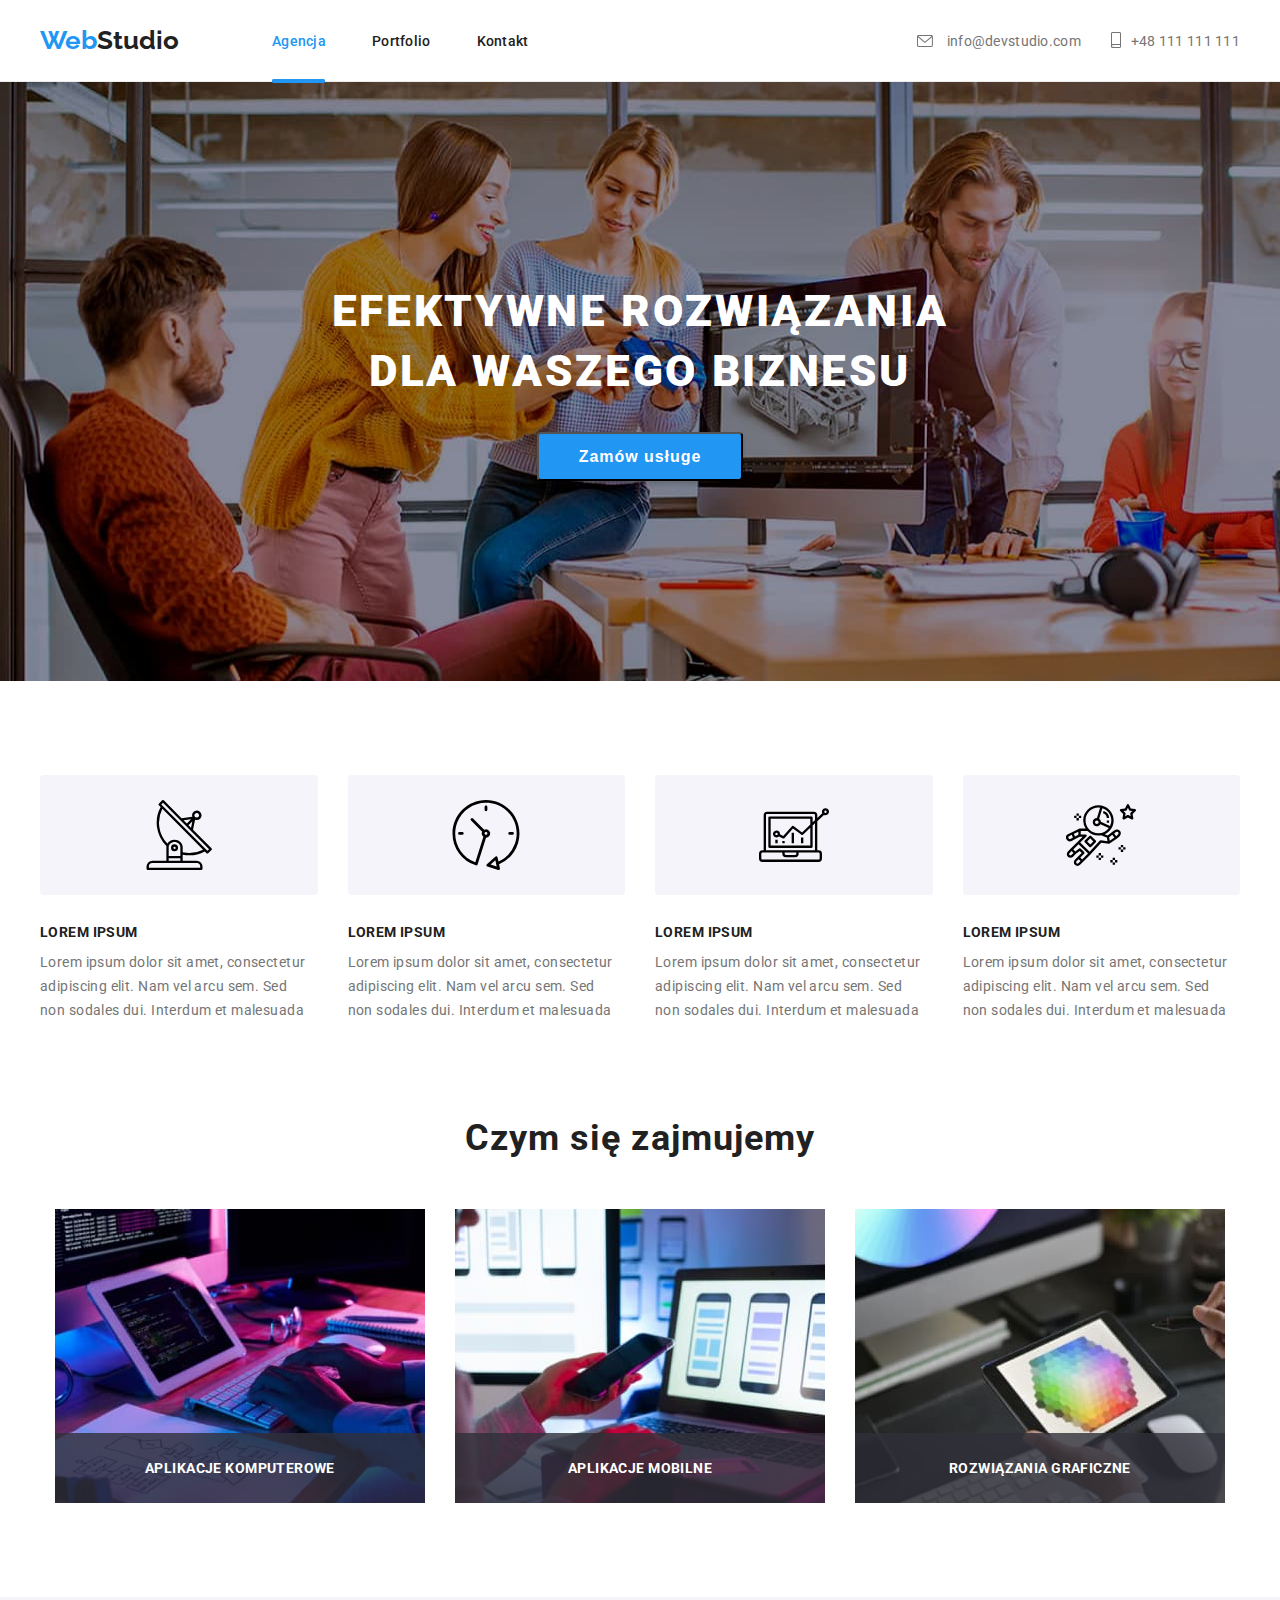
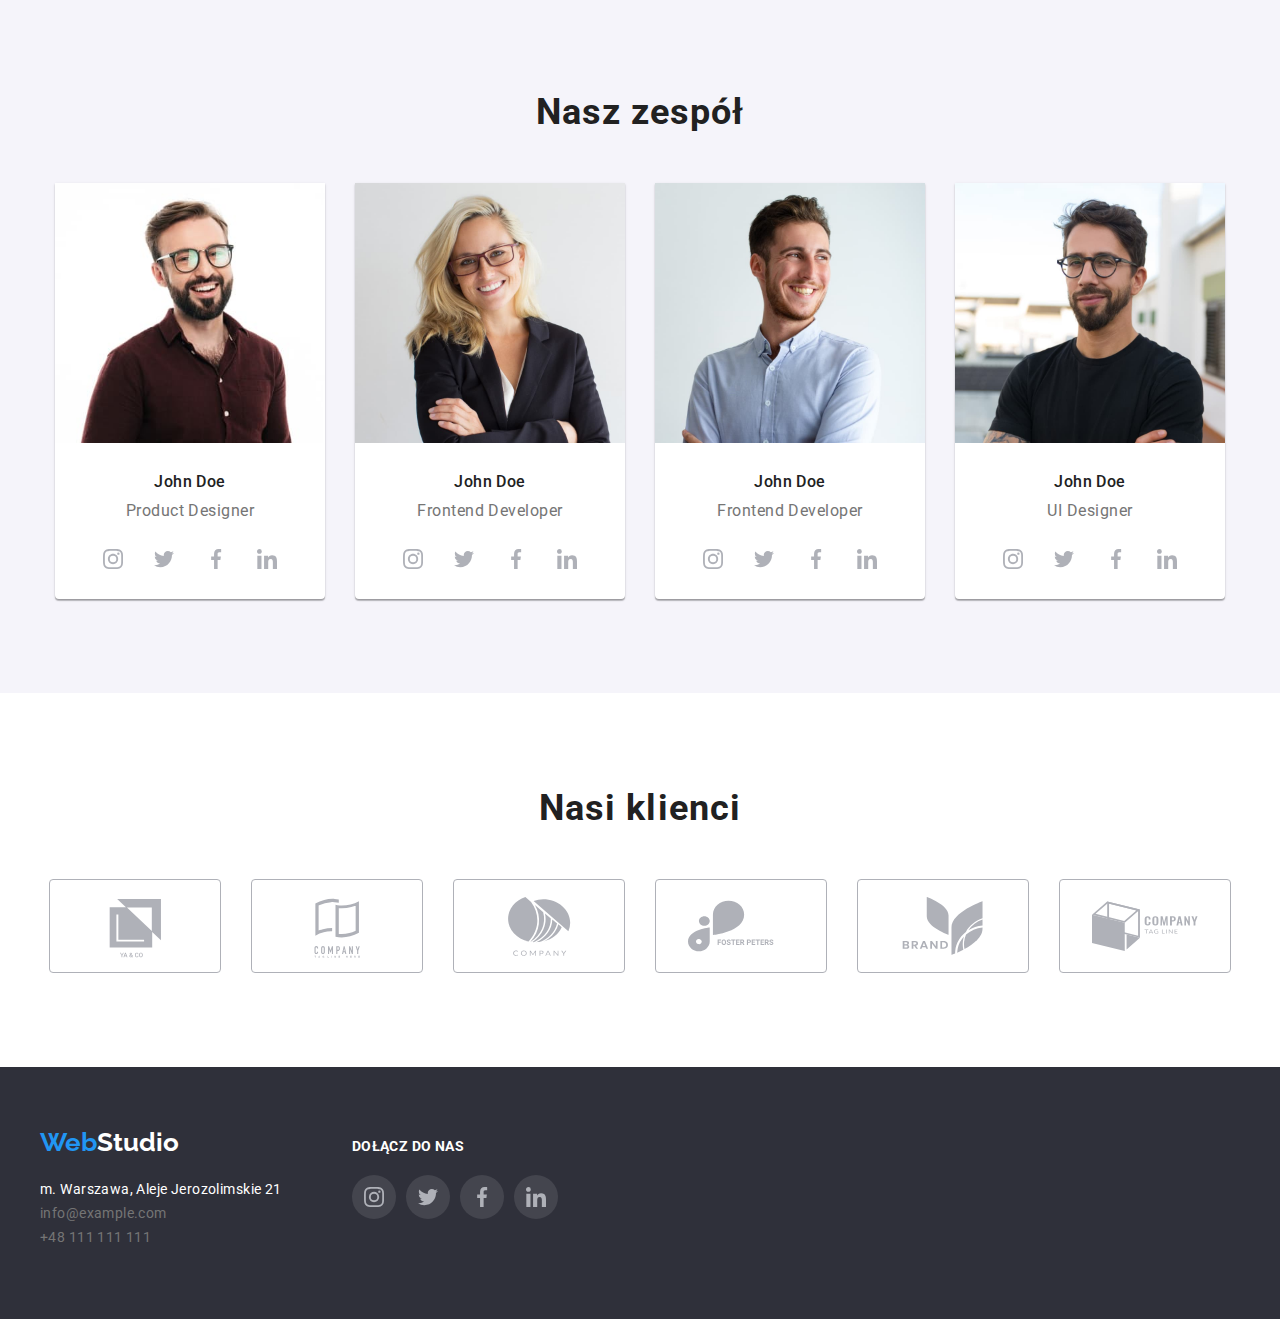
<file: index.html>
<!DOCTYPE html>
<html lang="pl">
  <head>
    <meta charset="UTF-8" />
    <meta http-equiv="X-UA-Compatible" content="IE=edge" />
    <meta name="viewport" content="width=device-width, initial-scale=1.0" />
    <title>Zadanie domowe studentów #1</title>
    <link rel="preconnect" href="https://fonts.googleapis.com" />
    <link rel="preconnect" href="https://fonts.gstatic.com" crossorigin />
    <link
      href="https://fonts.googleapis.com/css2?family=Raleway:wght@700&family=Roboto:wght@400;500;700;900&display=swap"
      rel="stylesheet"
    />
    <link
      rel="stylesheet"
      href="https://cdnjs.cloudflare.com/ajax/libs/modern-normalize/1.1.0/modern-normalize.min.css"
      integrity="sha512-wpPYUAdjBVSE4KJnH1VR1HeZfpl1ub8YT/NKx4PuQ5NmX2tKuGu6U/JRp5y+Y8XG2tV+wKQpNHVUX03MfMFn9Q=="
      crossorigin="anonymous"
      referrerpolicy="no-referrer"
    />
    <link rel="stylesheet" href="./css/styles.css" />
  </head>

  <body>
    <div class="master-disaster">
      <!--NAWIGACJA-->

      <header class="page-header">
        <div class="container header-flex ">
          <nav>
            <ul class="list flex-list">
              <li>
                <div class="box">
                  <a class="logo-link" href="index.html"
                    >Web<span class="logo">Studio</span></a
                  >
                </div>  
              </li>

              <li><div class="active-site"><a class="link " href="index.html"><span class="main-page"> Agencja</span></a></div></li>
              <li><a class="link" href="portfolio.html">Portfolio</a></li>
              <li><a class="link" href="#">Kontakt</a></li>
            </ul>
          </nav>
          <ul class="list mail-phone"> <!--było navi-list-->
            <li >
              <a class="link-contact" href="mailto:info@devstudio.com"
                ><svg class="ixon-mail"  width="16px" height="12px">
                  <use href="./images/icons.svg#icon-envelope"></use>
                </svg>
                info@devstudio.com</a
              >
            </li>
            <li>
              <a class="link-contact " href="tel:+48111111111">
                <svg class="ixon-tel"  width="10px" height="16px">
                  <use href="./images/icons.svg#icon-smartphone"></use></svg
                >+48 111 111 111</a
              >
            </li>
          
          </ul>
        </div>
      </header>
      <main>
        <!--NAGŁÓWEK-->
        <section class="section-header section">
          <div class="container banner">
            <h1 class="main-header">
              EFEKTYWNE ROZWIĄZANIA DLA WASZEGO BIZNESU
            </h1>
            <button class="button-blue" type="button" data-modal-open>Zamów usługe</button>
          </div>
        </section>

        <!--LOREM-->

        <section class="section">
          <div class="container">
            <ul class="list column">
              <li class="column-item">
                <article>
                  <div class="lorem-icon">
                    <svg width="70px" height="70px">
                      <use href="./images/icons.svg#icon-satelite"></use>
                    </svg>
                  </div>
                  <h3 class="article-header">LOREM IPSUM</h3>
                  <p class="article-paragraph">
                    Lorem ipsum dolor sit amet, consectetur adipiscing elit. Nam
                    vel arcu sem. Sed <br />non sodales dui. Interdum et
                    malesuada
                  </p>
                </article>
              </li>
              <li class="column-item">
                <article>
                  <div class="lorem-icon">
                    <svg width="70px" height="70px">
                      <use href="./images/icons.svg#icon-clock-1"></use>
                    </svg>
                  </div>
                  <h3 class="article-header">LOREM IPSUM</h3>
                  <p class="article-paragraph">
                    Lorem ipsum dolor sit amet, consectetur adipiscing elit. Nam
                    vel arcu sem. Sed <br />non sodales dui. Interdum et
                    malesuada
                  </p>
                </article>
              </li>
              <li class="column-item">
                <article>
                  <div class="lorem-icon">
                    <svg width="70px" height="70px">
                      <use href="./images/icons.svg#icon-diagram-1"></use>
                    </svg>
                  </div>
                  <h3 class="article-header">LOREM IPSUM</h3>
                  <p class="article-paragraph">
                    Lorem ipsum dolor sit amet, consectetur adipiscing elit. Nam
                    vel arcu sem. Sed <br />non sodales dui. Interdum et
                    malesuada
                  </p>
                </article>
              </li>
              <li class="column-item">
                <article>
                  <div class="lorem-icon">
                    <svg width="70px" height="70px">
                      <use href="./images/icons.svg#icon-astronaut-1"></use>
                    </svg>
                  </div>
                  <h3 class="article-header">LOREM IPSUM</h3>
                  <p class="article-paragraph">
                    Lorem ipsum dolor sit amet, consectetur adipiscing elit. Nam
                    vel arcu sem. Sed <br />
                    non sodales dui. Interdum et malesuada
                  </p>
                </article>
              </li>
            </ul>
          </div>
        </section>
        <!--CZYM SIĘ ZAJMUJEMY-->
        <section class="section s">
          <div class="container">
            <h2 class="secondary-header">Czym się zajmujemy</h2>
            <ul class="list column-photo">
              <li class="column-photo-item-1">
                <img
                  src="./images/img1.jpg"
                  alt="pisanie na klawiaturze"
                  width="370"
                  height="294"
                />
                <p class="img-title"> Aplikacje Komputerowe</p>
              </li>
              <li class="column-photo-item-2">
                <img
                  src="./images/img2.jpg"
                  alt="wybieranie układu aplikacji na telefon"
                  width="370"
                  height="294"
                />
                <p class="img-title"> Aplikacje Mobilne</p>
              </li>
              <li class="column-photo-item-3">
                <img
                  src="./images/img3.jpg"
                  alt="wybieranie palety barw"
                  width="370"
                  height="294"
                />
                <p class="img-title"> Rozwiązania Graficzne</p>
              </li>
            </ul>
          </div>
        </section>

        <!--NASZE ZESPÓŁ-->
        <section class="section-team section">
          <div class="container">
            <h2 class="secondary-header">Nasz zespół</h2>
            <ul class="list column">
              <li class="section-team-photo column-item">
                <img
                  src="./images/workers/john-doe1.jpg"
                  alt="zdjęcie John Doe Pierwszy"
                  width="270"
                  height="260"
                />
                <p class="section-team-name">John Doe</p>
                <p class="section-team-descript">Product Designer</p>
                <div class="social-icons">
                  <ul class="list socialist">
                    <li>
                      <a class="instagram" href="http://www.instagram.com">
                        <svg width="20px" height="20px">
                          <use href="./images/icons.svg#icon-instagram-2"></use>
                        </svg>
                      </a>
                    </li>
                    <li>
                      <a class="twitter" href="http://www.twitter.com">
                        <svg width="20px" height="20px">
                          <use
                            href="./images/icons.svg#icon-twitter-1"
                          ></use></svg
                      ></a>
                    </li>
                    <li>
                      <a class="facebook" href="http://www.facebook.com/">
                        <svg width="20px" height="20px">
                          <use
                            href="./images/icons.svg#icon-facebook-1"
                          ></use></svg
                      ></a>
                    </li>
                    <li>
                      <a class="linkedin" href="http://www.linkedin.com/">
                        <svg width="20px" height="20px">
                          <use
                            href="./images/icons.svg#icon-linkedin-1"
                          ></use></svg
                      ></a>
                    </li>
                  </ul>
                </div>
              </li>
              <li class="section-team-photo column-item">
                <img
                  src="./images/workers/john-doe2.jpg"
                  alt="zdjęcie John Doe Drugi"
                  width="270"
                  height="260"
                />
                <p class="section-team-name">John Doe</p>
                <p class="section-team-descript">Frontend Developer</p>
                <div class="social-icons">
                  <ul class="list socialist">
                    <li>
                      <a class="instagram" href="http://www.instagram.com">
                        <svg width="20px" height="20px">
                          <use href="./images/icons.svg#icon-instagram-2"></use>
                        </svg>
                      </a>
                    </li>
                    <li>
                      <a class="twitter" href="http://www.twitter.com">
                        <svg width="20px" height="20px">
                          <use
                            href="./images/icons.svg#icon-twitter-1"
                          ></use></svg
                      ></a>
                    </li>
                    <li>
                      <a class="facebook" href="http://www.facebook.com/">
                        <svg width="20px" height="20px">
                          <use
                            href="./images/icons.svg#icon-facebook-1"
                          ></use></svg
                      ></a>
                    </li>
                    <li>
                      <a class="linkedin" href="http://www.linkedin.com/">
                        <svg width="20px" height="20px">
                          <use
                            href="./images/icons.svg#icon-linkedin-1"
                          ></use></svg
                      ></a>
                    </li>
                  </ul>
                </div>
              </li>
              <li class="section-team-photo column-item">
                <img
                  src="./images/workers/john-doe3.jpg"
                  alt="zdjęcie John Doe Trzeci"
                  width="270"
                  height="260"
                />
                <p class="section-team-name">John Doe</p>
                <p class="section-team-descript">Frontend Developer</p>
                <div class="social-icons">
                  <ul class="list socialist">
                    <li>
                      <a class="instagram" href="http://www.instagram.com">
                        <svg width="20px" height="20px">
                          <use href="./images/icons.svg#icon-instagram-2"></use>
                        </svg>
                      </a>
                    </li>
                    <li>
                      <a class="twitter" href="http://www.twitter.com">
                        <svg width="20px" height="20px">
                          <use
                            href="./images/icons.svg#icon-twitter-1"
                          ></use></svg
                      ></a>
                    </li>
                    <li>
                      <a class="facebook" href="http://www.facebook.com/">
                        <svg width="20px" height="20px">
                          <use
                            href="./images/icons.svg#icon-facebook-1"
                          ></use></svg
                      ></a>
                    </li>
                    <li>
                      <a class="linkedin" href="http://www.linkedin.com/">
                        <svg width="20px" height="20px">
                          <use
                            href="./images/icons.svg#icon-linkedin-1"
                          ></use></svg
                      ></a>
                    </li>
                  </ul>
                </div>
              </li>
              <li class="section-team-photo column-item">
                <img
                  src="./images/workers/john-doe4.jpg"
                  alt="zdjęcie John Doe czwarty"
                  width="270"
                  height="260"
                />
                <p class="section-team-name">John Doe</p>
                <p class="section-team-descript">UI Designer</p>
                <div class="social-icons">
                  <ul class="list socialist">
                    <li>
                      <a class="instagram" href="http://www.instagram.com">
                        <svg width="20px" height="20px">
                          <use href="./images/icons.svg#icon-instagram-2"></use>
                        </svg>
                      </a>
                    </li>
                    <li>
                      <a class="twitter" href="http://www.twitter.com">
                        <svg width="20px" height="20px">
                          <use
                            href="./images/icons.svg#icon-twitter-1"
                          ></use></svg
                      ></a>
                    </li>
                    <li>
                      <a class="facebook" href="http://www.facebook.com/">
                        <svg width="20px" height="20px">
                          <use
                            href="./images/icons.svg#icon-facebook-1"
                          ></use></svg
                      ></a>
                    </li>
                    <li>
                      <a class="linkedin" href="http://www.linkedin.com/">
                        <svg width="20px" height="20px">
                          <use
                            href="./images/icons.svg#icon-linkedin-1"
                          ></use></svg
                      ></a>
                    </li>
                  </ul>
                </div>
              </li>
            </ul>
          </div>
        </section>
        <!--KLIENCI-->
        <section class="section">
          <div class="container">
            <h2 class="secondary-header">Nasi klienci</h2>
            <ul class="list column-photo">
              <li class="column-photo-item">
                <a class="customer-logo-1 customer-efect" href="#">
                  <svg width="106px" height="60.04px">
                    <use href="./images/icons.svg#icon-yaco"></use>
                  </svg>
                </a>
              </li>
              <li class="column-photo-item">
                <a class="customer-logo-2 customer-efect" href="#">
                  <svg width="106px" height="60.04px">
                    <use href="./images/icons.svg#icon-company-tag-line"></use>
                  </svg>
                </a>
              </li>
              <li class="column-photo-item">
                <a class="customer-logo-3 customer-efect" href="#">
                  <svg width="106px" height="60px">
                    <use href="./images/icons.svg#icon-company"></use>
                  </svg>
                </a>
              </li>
              <li class="column-photo-item">
                <a class="customer-logo-4 customer-efect" href="#">
                  <svg width="106px" height="60px">
                    <use href="./images/icons.svg#icon-foster-peters"></use>
                  </svg>
                </a>
              </li>
              <li class="column-photo-item">
                <a class="customer-logo-5 customer-efect" href="#">
                  <svg width="106px" height="60px">
                    <use href="./images/icons.svg#icon-brand"></use>
                  </svg>
                </a>
              </li>
              <li class="column-photo-item">
                <a class="customer-logo-6 customer-efect" href="#">
                  <svg width="106px" height="60px">
                    <use href="./images/icons.svg#icon-company-tag-life"></use>
                  </svg>
                </a>
              </li>
            </ul>
          </div>
        </section>
      </main>

      <!-- STOPKA -->
      <footer class="footer">
        <div class="container">
        <ul class="list main-footer-column">
          <li >
            <!--był tu div container-->
              <ul class="list footer-column">
                <li>
                  <div class="box-bottom">
                    <a class="logo-link" href="index.html"
                      >Web<span class="logo-footer">Studio</span></a
                    >
                  </div>
                </li>
                <li>
                  <address class="adress">
                    m. Warszawa, Aleje Jerozolimskie 21
                    <ul class="list">
                      <li>
                        <a
                          class="link-contact-footer"
                          href="mailto:info@example.com"
                          >info@example.com</a
                        >
                      </li>
                      <li>
                        <a class="link-contact-footer" href="tel:+48111111111"
                          >+48 111 111 111</a
                        >
                      </li>
                    </ul>
                  </address>
                </li>
              </ul>
            
          </li>
          <li >
              <p class="get-us">Dołącz do nas</p>
              <div class="social-footer">
                <ul class="list social-column">
                  <li class="column-item">
                    <a class="insta" href="http://instagram.com">
                      <svg width="20px" height="20px">
                        <use href="./images/icons.svg#icon-instagram-2"></use>
                      </svg>
                    </a>
                  </li>
                  <li class="column-item">
                    <a class="twitt" href="http://twitter.com">
                      <svg width="20px" height="20px">
                        <use
                          href="./images/icons.svg#icon-twitter-1"
                        ></use></svg
                    ></a>
                  </li>
                  <li class="column-item">
                    <a class="fb" href="http://facebook.com">
                      <svg width="20px" height="20px">
                        <use
                          href="./images/icons.svg#icon-facebook-1"
                        ></use></svg
                    ></a>
                  </li>
                  <li class="column-item">
                    <a class="linken" href="http://linkledin.com">
                      <svg width="20px" height="20px">
                        <use
                          href="./images/icons.svg#icon-linkedin-1"
                        ></use></svg
                    ></a>
                  </li>
                </ul>
              </div>
                      </li>
        </ul>
      </footer>
      <div class="backdrop is-hidden" data-modal>
        <div class="modal">
          <button type="button" class="x-close" data-modal-close><svg class="icon-X"  width="18px" height="18px">
            <use href="./images/icons.svg#icon-close-black-18dp-2-1"></use>
          </svg></button>
      
      </div></div>
    </div>
  </div>
  
  <script src="./js/modal.js"></script>
  </body>
</html>
</file>
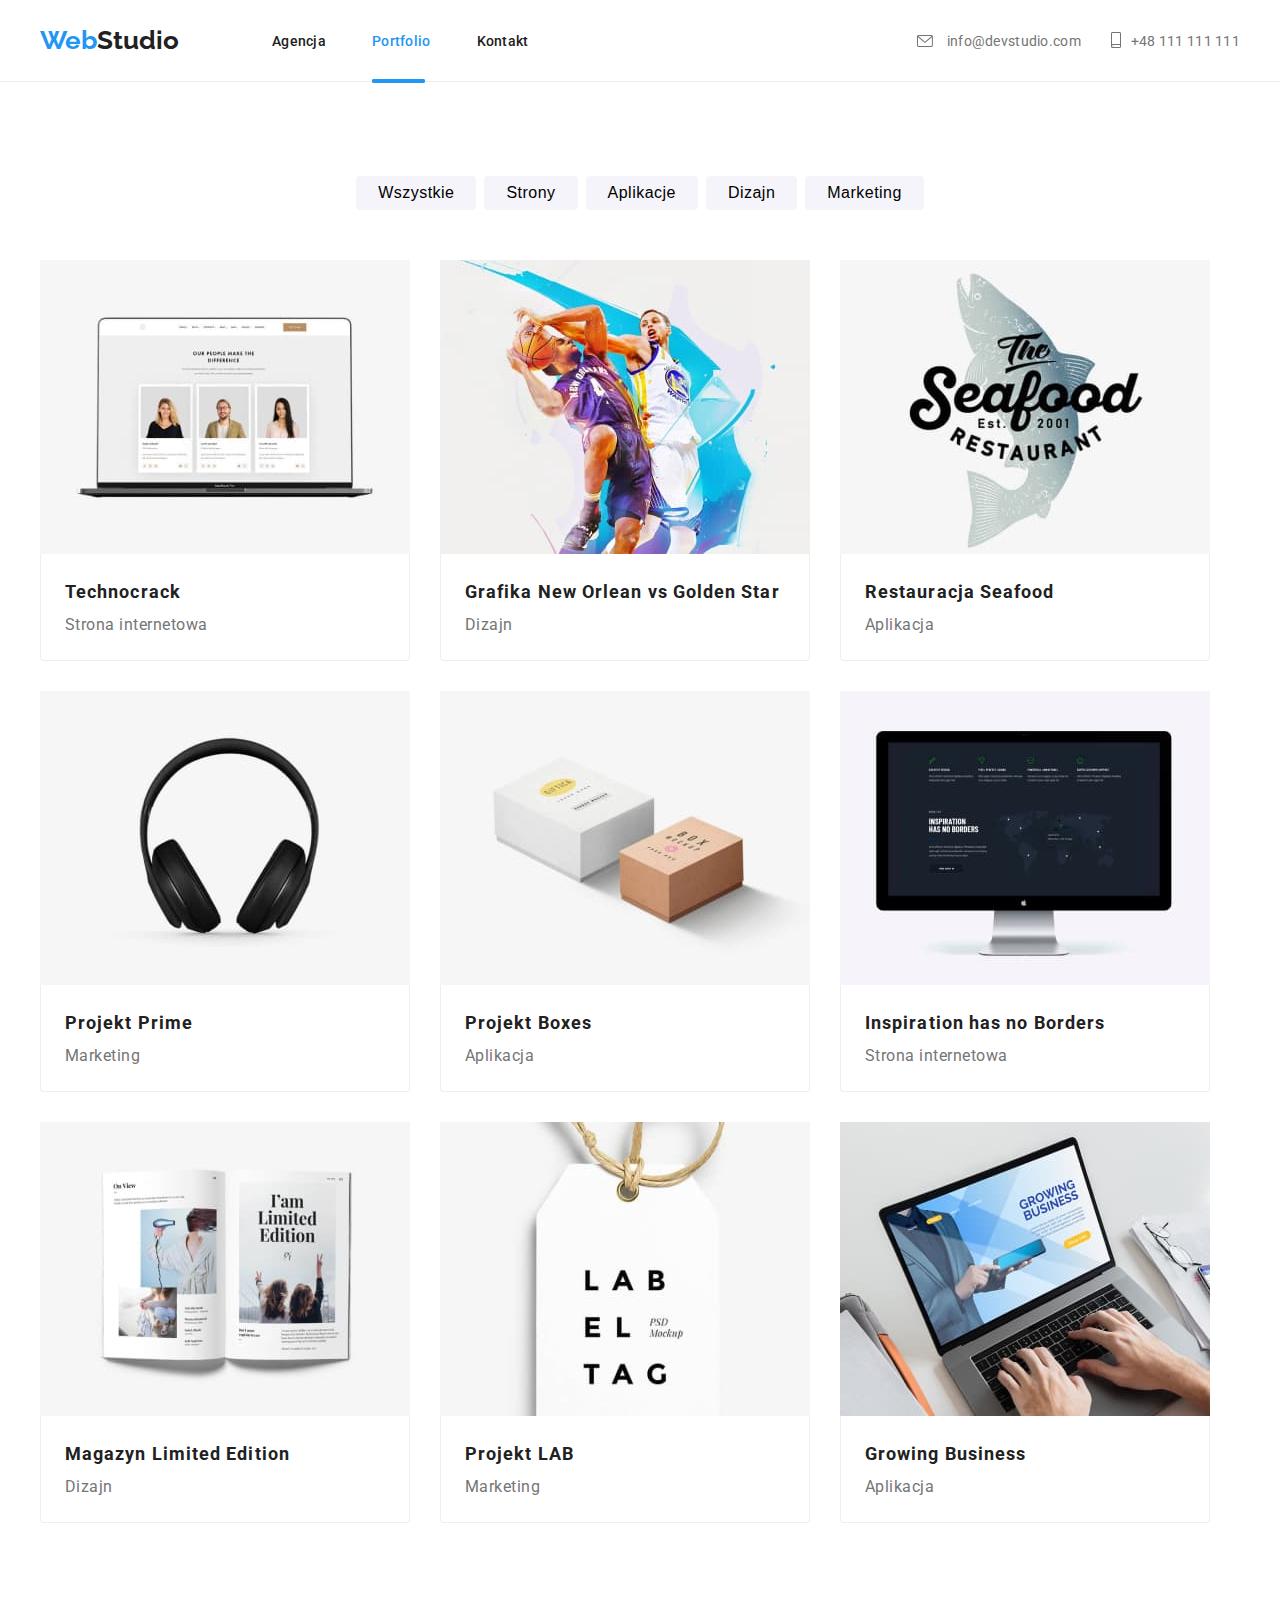
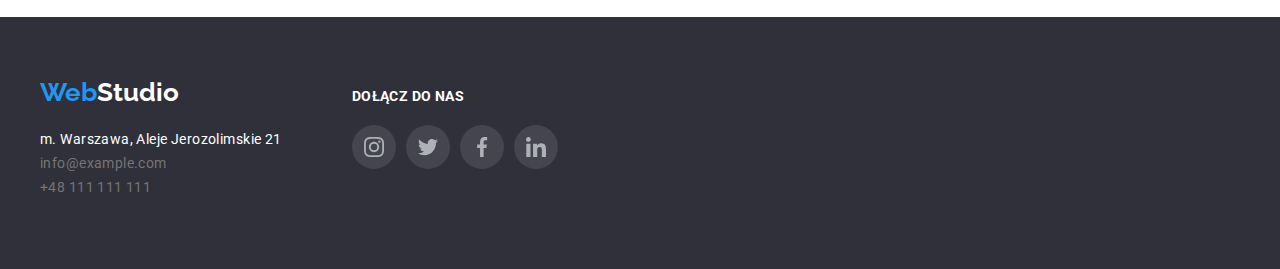
<file: portfolio.html>
<!DOCTYPE html>
<html lang="en">
  <head>
    <meta charset="UTF-8" />
    <meta http-equiv="X-UA-Compatible" content="IE=edge" />
    <meta name="viewport" content="width=device-width, initial-scale=1.0" />
    <title>Portfolio</title>
    <link rel="preconnect" href="https://fonts.googleapis.com" />
    <link rel="preconnect" href="https://fonts.gstatic.com" crossorigin />
    <link
      href="https://fonts.googleapis.com/css2?family=Raleway:wght@700&family=Roboto:wght@400;500;700;900&display=swap"
      rel="stylesheet"
    />
    <link
      rel="stylesheet"
      href="https://cdnjs.cloudflare.com/ajax/libs/modern-normalize/1.1.0/modern-normalize.min.css"
      integrity="sha512-wpPYUAdjBVSE4KJnH1VR1HeZfpl1ub8YT/NKx4PuQ5NmX2tKuGu6U/JRp5y+Y8XG2tV+wKQpNHVUX03MfMFn9Q=="
      crossorigin="anonymous"
      referrerpolicy="no-referrer"
    />
    <link rel="stylesheet" href="./css/styles.css" />
  </head>

  <body>
    <div class="master-disaster">
      <!--NAWIGACJA-->
      <header class="page-header">
        <div class="container header-flex">
          
          <nav>
            <ul class="list flex-list">
              <li>
                <div class="box">
                  <a class="logo-link" href="index.html"
                    >Web<span class="logo">Studio</span></a
                  >
                </div>
              </li>

              <li><a class="link" href="index.html">Agencja</a></li>
              <li><div class="active-site"><a class="link" href="portfolio.html"><span class="portfolio-page">Portfolio</span></a></div></li>
              <li><a class="link" href="#">Kontakt</a></li>
            </ul>
          </nav>
          <ul class="list mail-phone"> <!--było navi-list-->
            <li>
              <a class="link-contact " href="mailto:info@devstudio.com"
                ><svg class="ixon-mail"  width="16px" height="12px">
                  <use href="./images/icons.svg#icon-envelope"></use>
                </svg>
                info@devstudio.com</a
              >
            </li>
            <li>
              <a class="link-contact " href="tel:+48111111111">
                <svg class="ixon-tel"  width="10px" height="16px">
                  <use href="./images/icons.svg#icon-smartphone"></use></svg
                >+48 111 111 111</a
              >
            </li>
          </ul>
        </div>
      </header>

      <main class="portfolio-main">
        <!--FILTR-->
        <div class="container filtr">
          <ul class="list filter-list">
            <li>
              <button class="button" type="button">Wszystkie</button>
            </li>
            <li>
              <button class="button" type="button">Strony</button>
            </li>
            <li>
              <button class="button" type="button">Aplikacje</button>
            </li>
            <li>
              <button class="button" type="button">Dizajn</button>
            </li>
            <li>
              <button class="button" type="button">Marketing</button>
            </li>
          </ul>
        </div>
        <!--ZDJĘCIA-->
        <section class="section-grid">
          <div class="container">
            <ul class="list grid">
              <li class="grid-item">
                <div class="wraper">
                  <img
                  src="./images/portfolio/all/technocrack.jpg"
                  alt="Laptop z wyświetloną storną internetową"
                  width="370"
                  height="294"
                />
                <p class="wraper-descript">Technocrack jest 
                  popularną platformą wykorzystywaną do 
                  rozpowszechniania koronawirusa. 
                  Firmy wykorzystują tę platformę do 
                  celów szpiegowskich i ataków na 
                  niezabezpieczone serwery konkurencji</p> 
                                                           
                          
              </div>        
                <div class="border">
                  <p class="results-title">Technocrack</p>
                  <p class="results-descript">Strona internetowa</p>
                </div>

                  
              </li>
              <li class="grid-item">
                <div class="wraper">
                  <img
                  src="./images/portfolio/all/neworlean.jpg"
                  alt=" Dwóch koszykarzy walczących o piłkę"
                  width="370"
                  height="294"
                /><p class="wraper-descript">Technocrack jest 
                  popularną platformą wykorzystywaną do 
                  rozpowszechniania koronawirusa. 
                  Firmy wykorzystują tę platformę do 
                  celów szpiegowskich i ataków na 
                  niezabezpieczone serwery konkurencji</p> 
                </div>
                <div class="border">
                  <p class="results-title">Grafika New Orlean vs Golden Star</p>
                  <p class="results-descript">Dizajn</p>
                </div>
              </li>
              <li class="grid-item">
                <div class="wraper">
                <img
                  src="./images/portfolio/all/seafood.jpg"
                  alt="Logo restauraccji Seafood z rybą w tle"
                  width="370"
                  height="294"
                /><p class="wraper-descript">Technocrack jest 
                  popularną platformą wykorzystywaną do 
                  rozpowszechniania koronawirusa. 
                  Firmy wykorzystują tę platformę do 
                  celów szpiegowskich i ataków na 
                  niezabezpieczone serwery konkurencji</p> 
                </div>
                <div class="border">
                  <p class="results-title">Restauracja Seafood</p>
                  <p class="results-descript">Aplikacja</p>
                </div>
              </li>
              <li class="grid-item">
                <div class="wraper">
                <img
                  src="./images/portfolio/all/prime.jpg"
                  alt="Słuchawki nauszne"
                  width="370"
                  height="294"
                /><p class="wraper-descript">Technocrack jest 
                  popularną platformą wykorzystywaną do 
                  rozpowszechniania koronawirusa. 
                  Firmy wykorzystują tę platformę do 
                  celów szpiegowskich i ataków na 
                  niezabezpieczone serwery konkurencji</p> 
                </div>
                <div class="border">
                  <p class="results-title">Projekt Prime</p>
                  <p class="results-descript">Marketing</p>
                </div>
              </li>
              <li class="grid-item">
                <div class="wraper">
                <img
                  src="./images/portfolio/all/boxes.jpg"
                  alt="Dwa prostokątne pudełka, jedno białe - większe, drugie brązowe"
                  width="370"
                  height="294"
                /><p class="wraper-descript">Technocrack jest 
                  popularną platformą wykorzystywaną do 
                  rozpowszechniania koronawirusa. 
                  Firmy wykorzystują tę platformę do 
                  celów szpiegowskich i ataków na 
                  niezabezpieczone serwery konkurencji</p> 
                </div>
                <div class="border">
                  <p class="results-title">Projekt Boxes</p>
                  <p class="results-descript">Aplikacja</p>
                </div>
              </li>
              <li class="grid-item">
                <div class="wraper">
                <img
                  src="./images/portfolio/all/inspiration.jpg"
                  alt="Monitor wyświeetlający stornę internetową"
                  width="370"
                  height="294"
                /><p class="wraper-descript">Technocrack jest 
                  popularną platformą wykorzystywaną do 
                  rozpowszechniania koronawirusa. 
                  Firmy wykorzystują tę platformę do 
                  celów szpiegowskich i ataków na 
                  niezabezpieczone serwery konkurencji</p> 
                </div>
                <div class="border">
                  <p class="results-title">Inspiration has no Borders</p>
                  <p class="results-descript">Strona internetowa</p>
                </div>
              </li>
              <li class="grid-item">
                <div class="wraper">
                <img
                  src="./images/portfolio/all/limitededition.jpg"
                  alt="Magazyn otwarty na środkowej czceści"
                  width="370"
                  height="294"
                /><p class="wraper-descript">Technocrack jest 
                  popularną platformą wykorzystywaną do 
                  rozpowszechniania koronawirusa. 
                  Firmy wykorzystują tę platformę do 
                  celów szpiegowskich i ataków na 
                  niezabezpieczone serwery konkurencji</p> 
                </div>
                <div class="border">
                  <p class="results-title">Magazyn Limited Edition</p>
                  <p class="results-descript">Dizajn</p>
                </div>
              </li>
              <li class="grid-item">
                <div class="wraper">
                <img
                  src="./images/portfolio/all/lab.jpg"
                  alt="Zawieszka z napisem Lab el Tag"
                  width="370"
                  height="294"
                /><p class="wraper-descript">Technocrack jest 
                  popularną platformą wykorzystywaną do 
                  rozpowszechniania koronawirusa. 
                  Firmy wykorzystują tę platformę do 
                  celów szpiegowskich i ataków na 
                  niezabezpieczone serwery konkurencji</p> 
                </div>
                <div class="border">
                  <p class="results-title">Projekt LAB</p>
                  <p class="results-descript">Marketing</p>
                </div>
              </li>
              <li class="grid-item">
                <div class="wraper">
                <img
                  src="./images/portfolio/all/growing.jpg"
                  alt="Osoba piszę coś na laptopie"
                  width="370"
                  height="294"
                /><p class="wraper-descript">Technocrack jest 
                  popularną platformą wykorzystywaną do 
                  rozpowszechniania koronawirusa. 
                  Firmy wykorzystują tę platformę do 
                  celów szpiegowskich i ataków na 
                  niezabezpieczone serwery konkurencji</p> 
                </div>
                <div class="border">
                  <p class="results-title">Growing Business</p>
                  <p class="results-descript">Aplikacja</p>
                </div>
              </li>
            </ul>
          </div>
        </section>
      </main>

      <!-- STOPKA -->
      <footer class="footer">
        <div class="container">
        <ul class="list main-footer-column">
          <li >
            <!--był tu div container-->
              <ul class="list footer-column">
                <li>
                  <div class="box-bottom">
                    <a class="logo-link" href="index.html"
                      >Web<span class="logo-footer">Studio</span></a
                    >
                  </div>
                </li>
                <li>
                  <address class="adress">
                    m. Warszawa, Aleje Jerozolimskie 21
                    <ul class="list">
                      <li>
                        <a
                          class="link-contact-footer"
                          href="mailto:info@example.com"
                          >info@example.com</a
                        >
                      </li>
                      <li>
                        <a class="link-contact-footer" href="tel:+48111111111"
                          >+48 111 111 111</a
                        >
                      </li>
                    </ul>
                  </address>
                </li>
              </ul>
            
          </li>
          <li >
              <p class="get-us">Dołącz do nas</p>
              <div class="social-footer">
                <ul class="list social-column">
                  <li class="column-item">
                    <a class="insta" href="http://instagram.com">
                      <svg width="20px" height="20px">
                        <use href="./images/icons.svg#icon-instagram-2"></use>
                      </svg>
                    </a>
                  </li>
                  <li class="column-item">
                    <a class="twitt" href="http://twitter.com">
                      <svg width="20px" height="20px">
                        <use
                          href="./images/icons.svg#icon-twitter-1"
                        ></use></svg
                    ></a>
                  </li>
                  <li class="column-item">
                    <a class="fb" href="http://facebook.com">
                      <svg width="20px" height="20px">
                        <use
                          href="./images/icons.svg#icon-facebook-1"
                        ></use></svg
                    ></a>
                  </li>
                  <li class="column-item">
                    <a class="linken" href="http://linkledin.com">
                      <svg width="20px" height="20px">
                        <use
                          href="./images/icons.svg#icon-linkedin-1"
                        ></use></svg
                    ></a>
                  </li>
                </ul>
              </div>
               </li>
        </ul>
      </footer>
    </div>
  </div>
  </body>
</html>
</file>
<file: css/styles.css>
:root {
  --brand-color: rgb(33, 150, 243);
  --brand-color-alpha: rgba(33, 150, 243, 0.9);
  --text-color: #212121;
  --text-second-color: #ffffff;
  --text-contacts-color: #757575;
  --backgroung-color: #2f303a;
  --background-button-color: #f5f4fa;
  --border-color: #eeeeee;
  --border-navi: #ececec;
  --icon-color: #afb1b8;
}
* {
  margin: 0;
  padding: 0;
}
body {
  font-family: "Roboto", sans-serif;
  color: var(--text-color);
}
img {
  display: block;
}

.container {
  max-width: 1200px;
  margin: 0 auto;
  padding: 0 15px;
}
.section {
  padding: 94px 0 94px;
  margin: 0 auto;
  display: flex;
  justify-content: center;
}
.s {
  padding-top: 0px;
}
.backdrop {
  position: fixed;
  left: 0;
  top: 0;
  width: 100%;
  height: 100%;
  background: rgba(0, 0, 0, 0.2);
  transition: visibility 1s ease, opacity 1s ease;
}
.modal {
  position: absolute;
  top: 50%;
  left: 50%;
  transform: translate(-50%, -50%) rotate(0deg) scale(1);
  transition: transform 1s ease;
  width: 528px;
  height: 581px;
  margin: 0;
  background-color: var(--text-second-color);
}
.is-hidden {
  pointer-events: none;
  visibility: hidden;
  opacity: 0;
}
.is-hidden .modal {
  transform: translate(-50%, -50%) rotate(60deg) scale(0);
}

.x-close {
  position: absolute;
  top: 8px;
  right: 8px;
  display: flex;

  padding: 5px;

  border: 1px solid rgba(0, 0, 0, 0.1);
  border-radius: 50%;
  fill: #000000;
  background-color: #ffffff;
}
.x-close:hover,
.x-close:focus {
  fill: var(--brand-color);
  cursor: pointer;
}

/*NAVI PANEL */

.box {
  box-sizing: border-box;
}

.box-bottom {
  box-sizing: border-box;
  margin-bottom: 20px;
}

.flex-list {
  display: flex;
  justify-content: space-around;
  align-items: center;
  gap: 46px;
}
.mail-phone {
  display: flex;
  flex-wrap: nowrap;
  align-items: center;
  justify-content: center;
  gap: 30px;
}
.ixon-mail {
  margin-right: 10px;
  margin-bottom: -1px;
  fill: currentColor;
}

.ixon-tel {
  margin-right: 10px;
  margin-bottom: -2px;
  fill: currentColor;
}

.active-site {
  position: relative;
}
.active-site ::after {
  display: block;
  content: "";
  position: absolute;
  width: 53px;
  height: 4px;
  margin-top: 29px;
  border-radius: 2px;
  background-color: var(--brand-color);
}

.main-page {
  color: var(--brand-color);
}
.portfolio-page {
  color: var(--brand-color);
}
/*LOGO*/
.logo-link {
  text-decoration: none;
  color: var(--brand-color);
  font-family: "Raleway";
  font-weight: 700;
  font-size: 26px;
  line-height: 1.19;
  margin-right: 47px;
}

.logo {
  color: var(--text-color);
}

.logo-footer {
  color: var(--text-second-color);
}

/* LINK   */
.link {
  text-decoration: none;
  color: var(--text-color);
  font-weight: 500;
  font-size: 14px;
  line-height: 1.15;
  letter-spacing: 0.02em;
  transition-property: color;
  transition-duration: 250ms;
  transition-timing-function: cubic-bezier(0.4, 0, 0.2, 1);
}

.link:hover {
  color: var(--brand-color);
}

.link:active {
  color: var(--brand-color);
}

.link:focus {
  color: var(--brand-color);
}

.link-contact {
  text-decoration: none;
  font-size: 14px;
  line-height: 1.17;
  letter-spacing: 0.02em;
  color: var(--text-contacts-color);
  transition-property: color, fill;
  transition-duration: 250ms;
  transition-timing-function: cubic-bezier(0.4, 0, 0.2, 1);
}
.link-contact:hover,
.link-contact:focus {
  color: var(--brand-color);
  fill: var(--brand-color);
}

.link-contact-footer {
  text-decoration: none;
  font-size: 14px;
  line-height: 1.71;
  letter-spacing: 0.03em;
  color: var(--text-contacts-color);
  margin-bottom: 53px;
  padding-bottom: 9px;
}

/*BUTTONS */
.button {
  background-color: var(--background-button-color);
  text-decoration-color: var(--text-color);
  font-size: 16px;
  font-weight: 500;
  line-height: 1.39;
  letter-spacing: 0.03em;
  text-align: center;
  border-radius: 4px;
  border-color: var(--background-button-color);
  border-style: hidden;
  padding: 6px 22px;
  transition-property: color, background-color, box-shadow;
  transition-duration: 250ms;
  transition-timing-function: cubic-bezier(0.4, 0, 0.2, 1);
}
.button:hover {
  background-color: var(--brand-color);
  color: var(--text-second-color);
  cursor: pointer;
  box-shadow: 0px 4px 4px rgba(0, 0, 0, 0.15);
}

.button:active {
  background-color: var(--brand-color);
  color: var(--text-second-color);
}

.button:focus {
  background-color: var(--brand-color);
  color: var(--text-second-color);
  cursor: pointer;
  box-shadow: 0px 4px 4px rgba(0, 0, 0, 0.15);
}

.button-blue {
  font-weight: 700;
  font-size: 16px;
  line-height: 1.6;
  letter-spacing: 0.06em;
  color: var(--text-second-color);
  background-color: var(--brand-color);
  cursor: pointer;
  border-radius: 4px;
  padding: 10px 40px;
  margin-top: 30px;
  box-shadow: 0px 4px 4px rgba(0, 0, 0, 0.15);
  transition-property: color, background-color;
  transition-duration: 250ms;
  transition-timing-function: cubic-bezier(0.4, 0, 0.2, 1);
}

/* HEADER */
.section-header {
  background-image: url(../images/banner-bg.jpg),
    linear-gradient(to top, rgba(47, 48, 58, 0.4), rgba(47, 48, 58, 0.4));
  max-width: 1600px;
  padding: 200px 0;
}

.header-flex {
  display: flex;
  align-items: center;
  justify-content: space-between;
  padding: 25px 15px;
}

.main-header {
  font-weight: 900;
  font-size: 44px;
  line-height: 1.36;
  color: var(--text-second-color);
  text-align: center;
  letter-spacing: 0.06em;
  text-transform: uppercase;
  width: 696px;
}

.secondary-header {
  font-weight: 700;
  font-size: 36px;
  line-height: 1.17;
  text-align: center;
  letter-spacing: 0.03em;
  padding-bottom: 50px;
  padding-top: 0px;
  margin: 0;
}

.article-header {
  font-weight: 700;
  font-size: 14px;
  line-height: 1.14;
  letter-spacing: 0.03em;
  text-transform: uppercase;
  color: var(--text-color);
  padding-top: 30px;
  padding-bottom: 10px;
}

/*SECTION ARTICLES*/

.article-paragraph {
  color: var(--text-contacts-color);
  font-size: 14px;
  line-height: 1.71;
  text-align: Left;
  letter-spacing: 0.03em;
}

/*SECTION TEAM */

.section-team {
  background-color: var(--background-button-color);
}

.section-team-photo {
  background-color: var(--text-second-color);
  padding: 0px;
  margin: 0px;
  box-shadow: 0px 1px 3px rgba(0, 0, 0, 0.12), 0px 1px 1px rgba(0, 0, 0, 0.14),
    0px 2px 1px rgba(0, 0, 0, 0.2);
  border-radius: 0px 0px 4px 4px;
}

.section-team-name {
  font-weight: 500;
  font-size: 16px;
  line-height: 1.18;
  letter-spacing: 0.03em;
  text-align: center;
  padding-bottom: 10px;
  padding-top: 30px;
}

.section-team-descript {
  font-size: 16px;
  line-height: 1.18;
  color: var(--text-contacts-color);
  letter-spacing: 0.03em;
  text-align: center;
}

/* RESULTS */

.results-title {
  font-weight: 700;
  font-size: 18px;
  line-height: 2;
  letter-spacing: 0.06em;
  color: var(--text-color);
  margin: 0;
}

.results-descript {
  font-size: 16px;
  line-height: 1.87;
  letter-spacing: 0.03em;
  color: var(--text-contacts-color);
  margin: 0;
}
/*FOOTER */
.footer {
  background-color: var(--backgroung-color);
}
.adress {
  color: var(--text-second-color);
  font-style: normal;
  font-size: 14px;
  line-height: 1.71;
  letter-spacing: 0.03em;
  margin: 0 auto;
  padding-bottom: 9px;
}
.list {
  list-style-type: none;
}

.filter-list {
  font-family: "Roboto";
  font-style: normal;
  font-weight: 500;
  font-size: 16px;
  line-height: 1.62;
  text-align: center;
  letter-spacing: 0.03em;
  color: var(--text-color);
  display: flex;
  justify-content: center;
  flex-wrap: wrap;
  column-gap: 8px;
}

.grid {
  display: flex;
  flex-wrap: wrap;
  gap: 30px;
}

.grid-item {
  /*position: relative;*/
  display: block;
  border-top: none;
  /*overflow: hidden;*/
  transition-property: box-shadow;
  transition-duration: 250ms;
  transition-timing-function: cubic-bezier(0.4, 0, 0.2, 1);
}

.grid-item:hover {
  box-shadow: 0px 1px 1px rgba(0, 0, 0, 0.12), 0px 4px 4px rgba(0, 0, 0, 0.06),
    1px 4px 6px rgba(0, 0, 0, 0.16);
  cursor: pointer;
}

.wraper {
  position: relative;
  display: block;
  overflow: hidden;
}
.wraper-descript {
  position: absolute;
  left: 0;
  right: 0;
  top: 0;
  background-color: var(--brand-color-alpha);
  font-family: "Roboto";
  font-style: normal;
  font-weight: 400;
  font-size: 18px;
  line-height: 1.56;
  letter-spacing: 0.03em;
  color: var(--text-second-color);
  padding: 49px 24px;
  transform: translateY(150%);
  transition: transform 0.3s cubic-bezier(0.4, 0, 0.2, 1);
}
.grid-item:hover .wraper-descript {
  transform: translateY(0%);
  transition: transform 0.3s cubic-bezier(0.4, 0, 0.2, 1);
}

.section-grid {
  padding-top: 50px;
  padding-bottom: 94px;
  align-items: center;
}
.page-header {
  border-bottom: 1px solid var(--border-navi);
}
.column {
  display: flex;
  flex-wrap: nowrap;
  column-gap: 30px;
  margin: 0;
}
.column-item {
  flex-basis: calc((100% - 60 px) / 4);
  margin: 0 auto;
}

.column-photo {
  position: relative;
  display: flex;
  flex-wrap: nowrap;
  column-gap: 30px;
}
.column-photo-item-1 {
  position: relative;
  flex-basis: calc((100% - 30px) / 3);
  display: block;
  margin: 0 auto;
}
.column-photo-item-2 {
  position: relative;
  flex-basis: calc((100% - 30px) / 3);
  display: block;
  margin: 0 auto;
}
.column-photo-item-3 {
  position: relative;
  flex-basis: calc((100% - 30px) / 3);
  display: block;
  margin: 0 auto;
}

.img-title {
  position: absolute;
  left: 0;
  right: 0;
  bottom: 0;
  font-family: "Roboto";
  font-style: normal;
  font-weight: 700;
  font-size: 14px;
  line-height: 16px;
  text-align: center;
  letter-spacing: 0.03em;
  text-transform: uppercase;
  text-align: center;
  padding: 27px 90px;
  color: var(--text-second-color);
  background: rgba(47, 48, 58, 0.8);
}
.master-disaster {
  max-width: 1600px;
  width: 100%;
  margin: 0 auto;
}
.border {
  border: 1px solid var(--border-color);
  border-top: none;
  border-radius: 0px 0px 4px 4px;
  padding: 20px 24px;
}

.navi-list {
  display: flex;
  justify-content: flex-end;
  flex-direction: row;
  align-items: flex-end;
  gap: 50px;
}

.banner {
  display: flex;
  flex-flow: column;
  align-items: center;
}

.filtr {
  margin-top: 94px;
}

.footer-column {
  display: flex;
  flex-flow: column;
  padding: 60px 0;
}

.lorem-icon {
  display: flex;
  flex-flow: column;
  column-gap: 30px;
  align-items: center;
  background: var(--background-button-color);
  border-radius: 4px;
  padding: 25px 100px;
}

.social-icons {
  display: block;
  margin: 0;
  padding: 16px 32px 18px 32px;
}

.socialist {
  display: flex;
  flex-flow: row;
  row-gap: 0;
  justify-items: center;
  justify-content: space-around;
  margin: 0;
}

.instagram {
  display: flex;
  fill: var(--icon-color);
  padding: 12px;
  border-radius: 50%;
  transition-property: fill, background-color;
  transition-duration: 250ms;
  transition-timing-function: cubic-bezier(0.4, 0, 0.2, 1);
}
.instagram:hover,
.instagram:focus {
  fill: var(--text-second-color);
  background-color: var(--brand-color);
  cursor: pointer;
}
.twitter {
  display: flex;
  fill: var(--icon-color);
  padding: 12px;
  border-radius: 50%;
  transition-property: fill, background-color;
  transition-duration: 250ms;
  transition-timing-function: cubic-bezier(0.4, 0, 0.2, 1);
}
.twitter:hover,
.twitter:focus {
  fill: var(--text-second-color);
  background-color: var(--brand-color);
  cursor: pointer;
}
.facebook {
  display: flex;
  fill: var(--icon-color);
  padding: 12px;
  border-radius: 50%;
  transition-property: fill, background-color;
  transition-duration: 250ms;
  transition-timing-function: cubic-bezier(0.4, 0, 0.2, 1);
}
.facebook:hover,
.facebook:focus {
  fill: var(--text-second-color);
  background-color: var(--brand-color);
  cursor: pointer;
}

.linkedin {
  display: flex;
  fill: var(--icon-color);
  padding: 12px;
  border-radius: 50%;
  transition-property: fill, background-color;
  transition-duration: 250ms;
  transition-timing-function: cubic-bezier(0.4, 0, 0.2, 1);
}
.linkedin:hover,
.linkedin:focus {
  fill: var(--text-second-color);
  background-color: var(--brand-color);
  cursor: pointer;
}

.customer-logo-1 {
  display: flex;
  fill: var(--icon-color);
  border: 1px solid var(--icon-color);
  border-radius: 4px;
  padding: 17.71px 32px 14.25px 32px;
}
.customer-logo-2 {
  display: flex;
  fill: var(--icon-color);
  border: 1px solid var(--icon-color);
  border-radius: 4px;
  padding: 17.71px 32px 14.25px 32px;
}
.customer-logo-3 {
  display: flex;
  fill: var(--icon-color);
  border: 1px solid var(--icon-color);
  border-radius: 4px;
  padding: 16px 32px;
}

.customer-logo-4 {
  display: flex;
  fill: var(--icon-color);
  border: 1px solid var(--icon-color);
  border-radius: 4px;
  padding: 16px 32px;
}

.customer-logo-5 {
  display: flex;
  fill: var(--icon-color);
  border: 1px solid var(--icon-color);
  border-radius: 4px;
  padding: 16px 32px;
}

.customer-logo-6 {
  display: flex;
  fill: var(--icon-color);
  border: 1px solid var(--icon-color);
  border-radius: 4px;
  padding: 16px 32px;
}
.customer-efect {
  transition-property: fill, border;
  transition-duration: 250ms;
  transition-timing-function: cubic-bezier(0.4, 0, 0.2, 1);
}
.customer-efect:hover {
  fill: var(--brand-color);
  cursor: pointer;
  border-color: var(--brand-color);
}
.customer-efect:focus {
  fill: var(--brand-color);
  border-color: var(--brand-color);
  cursor: pointer;
}
.main-footer-column {
  display: flex;
  flex-wrap: nowrap;
  gap: 70px;
}
.get-us {
  padding-top: 72px;
  padding-bottom: 19.75px;
  font-weight: 700;
  font-size: 14px;
  line-height: 1.14;
  letter-spacing: 0.03em;
  text-transform: uppercase;
  color: var(--text-second-color);
}
.social-footer {
  display: flex;
  flex-direction: column;
  column-gap: 10px;
  flex-wrap: nowrap;
  align-items: center;
  justify-content: center;
}
.insta {
  display: flex;
  padding: 12px;
  background: rgba(255, 255, 255, 0.1);
  border-radius: 50%;
  fill: var(--icon-color);
  transition-property: fill, background-color;
  transition-duration: 250ms;
  transition-timing-function: cubic-bezier(0.4, 0, 0.2, 1);
}

.insta:hover,
.insta:focus {
  fill: var(--text-second-color);
  background-color: var(--brand-color);
}
.twitt {
  display: flex;
  padding: 12px;
  background: rgba(255, 255, 255, 0.1);
  border-radius: 50%;
  fill: var(--icon-color);
  transition-property: fill, background-color;
  transition-duration: 250ms;
  transition-timing-function: cubic-bezier(0.4, 0, 0.2, 1);
}

.twitt:hover,
.twitt:focus {
  fill: var(--text-second-color);
  background-color: var(--brand-color);
}
.fb {
  display: flex;
  padding: 12px;
  background: rgba(255, 255, 255, 0.1);
  border-radius: 50%;
  fill: var(--icon-color);
  transition-property: fill, background-color;
  transition-duration: 250ms;
  transition-timing-function: cubic-bezier(0.4, 0, 0.2, 1);
}

.fb:hover,
.fb:focus {
  fill: var(--text-second-color);
  background-color: var(--brand-color);
}
.linken {
  display: flex;
  padding: 12px;
  background: rgba(255, 255, 255, 0.1);
  border-radius: 50%;
  fill: var(--icon-color);
  transition-property: fill, background-color;
  transition-duration: 250ms;
  transition-timing-function: cubic-bezier(0.4, 0, 0.2, 1);
}
.linken:hover,
.linken:focus {
  fill: var(--text-second-color);
  background-color: var(--brand-color);
}

.social-column {
  display: flex;
  flex-wrap: nowrap;
  column-gap: 10px;
  margin: 0;
}
</file>
